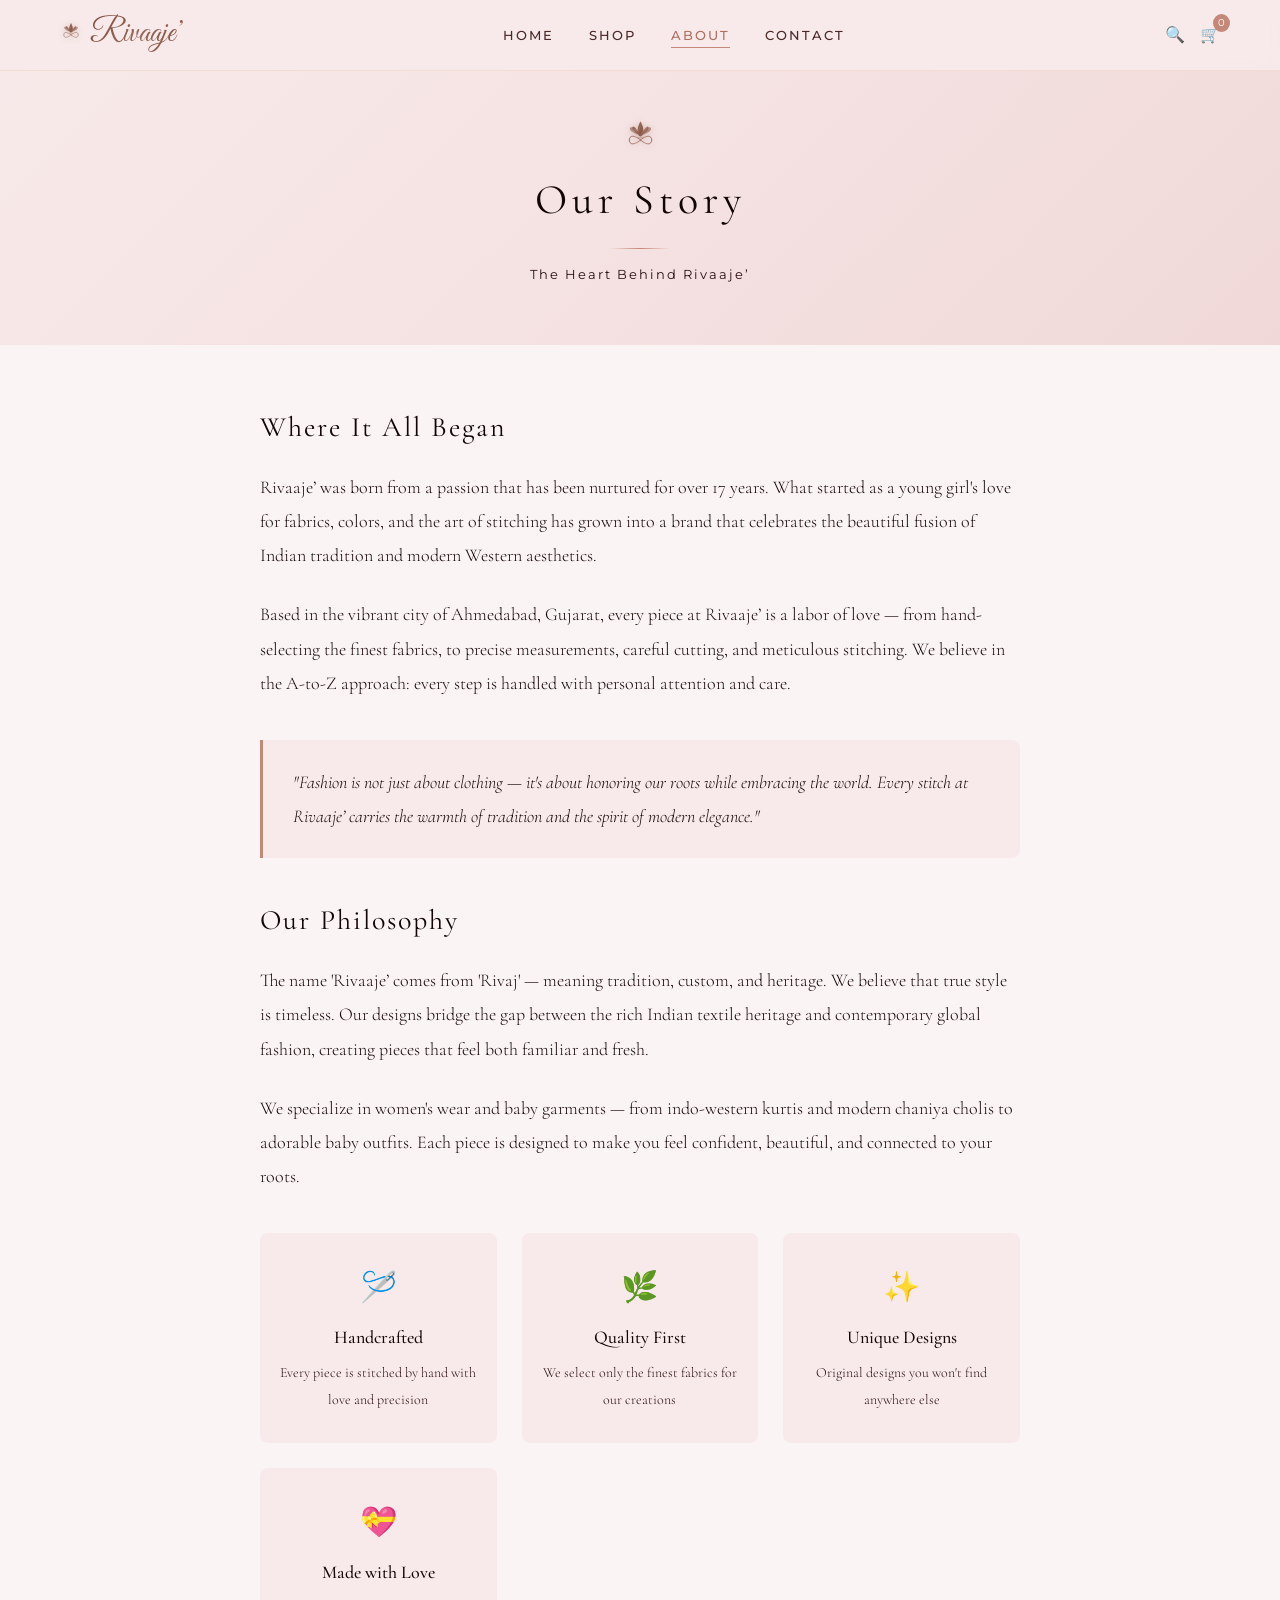
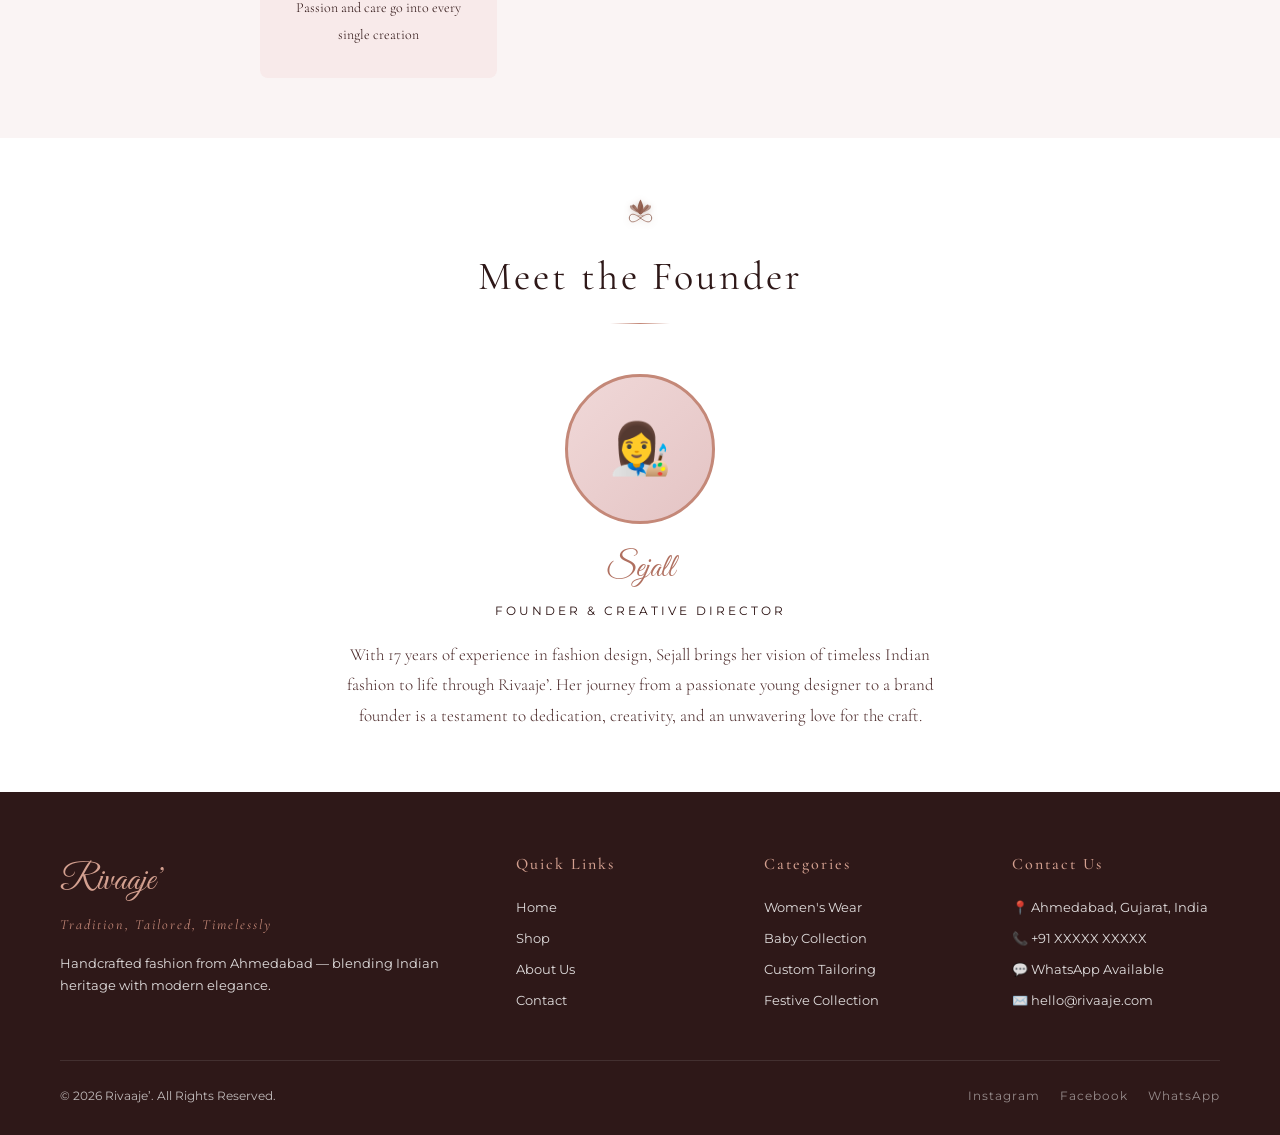
<file: pages/about.html>
<!DOCTYPE html>
<html lang="en">
<head>
<meta charset="UTF-8">
<meta name="viewport" content="width=device-width, initial-scale=1.0">
<title>About — Rivaaje&#x2019;</title>
<link rel="preconnect" href="https://fonts.googleapis.com">
<link href="https://fonts.googleapis.com/css2?family=Great+Vibes&family=Cormorant+Garamond:ital,wght@0,300;0,400;0,500;0,600;0,700;1,300;1,400&family=Montserrat:wght@300;400;500;600&display=swap" rel="stylesheet">
<link rel="stylesheet" href="../css/style.css">
<style>
  .page-header {
    padding: 120px 0 60px;
    text-align: center;
    background: linear-gradient(135deg, var(--blush-lighter), var(--blush-light), var(--blush-pink));
  }
  .page-header h1 {
    font-family: var(--font-serif);
    font-size: 42px;
    font-weight: 400;
    color: var(--text-dark);
    letter-spacing: 5px;
  }
  .about-content {
    max-width: 800px;
    margin: 0 auto;
    padding: 60px 20px;
  }
  .about-content h3 {
    font-family: var(--font-serif);
    font-size: 28px;
    font-weight: 400;
    color: var(--text-dark);
    margin-bottom: 20px;
    letter-spacing: 2px;
  }
  .about-content p {
    font-family: var(--font-serif);
    font-size: 18px;
    font-weight: 300;
    line-height: 1.9;
    color: var(--text-medium);
    margin-bottom: 25px;
  }
  .about-highlight {
    background: var(--blush-lighter);
    border-left: 3px solid var(--rose-gold);
    padding: 25px 30px;
    margin: 40px 0;
    border-radius: 0 8px 8px 0;
  }
  .about-highlight p {
    font-style: italic;
    margin-bottom: 0;
  }
  .values-grid {
    display: grid;
    grid-template-columns: repeat(auto-fit, minmax(220px, 1fr));
    gap: 25px;
    margin-top: 40px;
  }
  .value-card {
    text-align: center;
    padding: 30px 20px;
    background: var(--blush-lighter);
    border-radius: 8px;
  }
  .value-icon {
    font-size: 30px;
    margin-bottom: 12px;
  }
  .value-card h4 {
    font-family: var(--font-serif);
    font-size: 18px;
    font-weight: 500;
    color: var(--text-dark);
    margin-bottom: 8px;
  }
  .value-card p {
    font-size: 14px;
    margin-bottom: 0;
  }
  .founder-section {
    text-align: center;
    padding: 60px 0;
    background: var(--white);
  }
  .founder-img {
    width: 150px;
    height: 150px;
    border-radius: 50%;
    background: linear-gradient(135deg, var(--blush-pink), var(--blush-dark));
    display: flex;
    align-items: center;
    justify-content: center;
    font-size: 50px;
    margin: 0 auto 20px;
    border: 3px solid var(--rose-gold);
  }
  .founder-name {
    font-family: var(--font-script);
    font-size: 32px;
    color: var(--rose-gold-dark);
  }
  .founder-title {
    font-family: var(--font-sans);
    font-size: 12px;
    letter-spacing: 3px;
    text-transform: uppercase;
    color: var(--text-light);
    margin-top: 5px;
  }
  /* Darker text for readability */
  .page-header h1 { color: #120505; }
  .about-content h3 { color: #120505; }
  .about-content p { color: #1a0a0a; }
  .about-highlight p { color: #1a0a0a; }
  .value-card h4 { color: #120505; }
  .value-card p { color: #2a1010; }
  .section-subtitle { color: #2a1010; }
  .founder-title { color: #2a1010; }
  .footer-desc, .footer-col ul li { color: rgba(255,255,255,0.85); }
  .footer-col ul li a { color: rgba(255,255,255,0.85); }
</style>
</head>
<body>

<!-- Navigation -->
<nav class="navbar" id="navbar">
  <div class="nav-container">
    <a href="../index.html" class="logo">
      <span class="logo-lotus-wrap"><span class="mini-lotus"></span><span class="mini-infinity"></span></span>
      <span class="logo-text">Rivaaje&#x2019;</span>
    </a>
    <button class="nav-toggle" id="navToggle" aria-label="Toggle menu">
      <span></span><span></span><span></span>
    </button>
    <ul class="nav-links" id="navLinks">
      <li><a href="../index.html">Home</a></li>
      <li><a href="shop.html">Shop</a></li>
      <li><a href="about.html" class="active">About</a></li>
      <li><a href="contact.html">Contact</a></li>
    </ul>
    <div class="nav-icons">
      <a href="#" class="icon-link" title="Search">🔍</a>
      <a href="#" class="icon-link" title="Cart">🛒 <span class="cart-count">0</span></a>
    </div>
  </div>
</nav>

<!-- Page Header -->
<section class="page-header">
  <div class="section-lotus-svg"><span class="sec-lotus"></span><span class="sec-infinity"></span></div>
  <h1>Our Story</h1>
  <div class="divider"></div>
  <p class="section-subtitle">The Heart Behind Rivaaje&#x2019;</p>
</section>

<!-- About Content -->
<div class="about-content">
  <h3>Where It All Began</h3>
  <p>
    Rivaaje&#x2019; was born from a passion that has been nurtured for over 17 years. What started as a young
    girl's love for fabrics, colors, and the art of stitching has grown into a brand that celebrates the
    beautiful fusion of Indian tradition and modern Western aesthetics.
  </p>
  <p>
    Based in the vibrant city of Ahmedabad, Gujarat, every piece at Rivaaje&#x2019; is a labor of love —
    from hand-selecting the finest fabrics, to precise measurements, careful cutting, and meticulous
    stitching. We believe in the A-to-Z approach: every step is handled with personal attention and care.
  </p>

  <div class="about-highlight">
    <p>
      "Fashion is not just about clothing — it's about honoring our roots while embracing the world.
      Every stitch at Rivaaje&#x2019; carries the warmth of tradition and the spirit of modern elegance."
    </p>
  </div>

  <h3>Our Philosophy</h3>
  <p>
    The name 'Rivaaje&#x2019; comes from 'Rivaj' — meaning tradition, custom, and heritage. We believe that
    true style is timeless. Our designs bridge the gap between the rich Indian textile heritage and
    contemporary global fashion, creating pieces that feel both familiar and fresh.
  </p>
  <p>
    We specialize in women's wear and baby garments — from indo-western kurtis and modern chaniya
    cholis to adorable baby outfits. Each piece is designed to make you feel confident, beautiful,
    and connected to your roots.
  </p>

  <div class="values-grid">
    <div class="value-card">
      <div class="value-icon">🪡</div>
      <h4>Handcrafted</h4>
      <p>Every piece is stitched by hand with love and precision</p>
    </div>
    <div class="value-card">
      <div class="value-icon">🌿</div>
      <h4>Quality First</h4>
      <p>We select only the finest fabrics for our creations</p>
    </div>
    <div class="value-card">
      <div class="value-icon">✨</div>
      <h4>Unique Designs</h4>
      <p>Original designs you won't find anywhere else</p>
    </div>
    <div class="value-card">
      <div class="value-icon">💝</div>
      <h4>Made with Love</h4>
      <p>Passion and care go into every single creation</p>
    </div>
  </div>
</div>

<!-- Founder Section -->
<section class="founder-section">
  <div class="container">
    <div class="section-header">
      <div class="section-lotus-svg"><span class="sec-lotus"></span><span class="sec-infinity"></span></div>
      <h2>Meet the Founder</h2>
      <div class="divider"></div>
    </div>
    <div class="founder-img">👩‍🎨</div>
    <p class="founder-name">Sejall</p>
    <p class="founder-title">Founder & Creative Director</p>
    <div style="max-width:600px; margin:20px auto 0;">
      <p style="font-family: var(--font-serif); font-size:17px; color:var(--text-medium); line-height:1.8; font-weight:300;">
        With 17 years of experience in fashion design, Sejall brings her vision of timeless Indian
        fashion to life through Rivaaje&#x2019;. Her journey from a passionate young designer to a brand
        founder is a testament to dedication, creativity, and an unwavering love for the craft.
      </p>
    </div>
  </div>
</section>

<!-- Footer -->
<footer class="footer">
  <div class="container">
    <div class="footer-grid">
      <div class="footer-col">
        <h3 class="footer-logo">Rivaaje&#x2019;</h3>
        <p class="footer-tagline">Tradition, Tailored, Timelessly</p>
        <p class="footer-desc">Handcrafted fashion from Ahmedabad — blending Indian heritage with modern elegance.</p>
      </div>
      <div class="footer-col">
        <h4>Quick Links</h4>
        <ul>
          <li><a href="../index.html">Home</a></li>
          <li><a href="shop.html">Shop</a></li>
          <li><a href="about.html">About Us</a></li>
          <li><a href="contact.html">Contact</a></li>
        </ul>
      </div>
      <div class="footer-col">
        <h4>Categories</h4>
        <ul>
          <li><a href="shop.html">Women's Wear</a></li>
          <li><a href="shop.html">Baby Collection</a></li>
          <li><a href="shop.html">Custom Tailoring</a></li>
          <li><a href="shop.html">Festive Collection</a></li>
        </ul>
      </div>
      <div class="footer-col">
        <h4>Contact Us</h4>
        <ul>
          <li>📍 Ahmedabad, Gujarat, India</li>
          <li>📞 +91 XXXXX XXXXX</li>
          <li>💬 WhatsApp Available</li>
          <li>✉️ hello@rivaaje.com</li>
        </ul>
      </div>
    </div>
    <div class="footer-bottom">
      <p>© 2026 Rivaaje&#x2019;. All Rights Reserved.</p>
      <div class="social-links">
        <a href="#">Instagram</a>
        <a href="#">Facebook</a>
        <a href="#">WhatsApp</a>
      </div>
    </div>
  </div>
</footer>

<script src="../js/brand-elements.js"></script>
<script src="../js/main.js"></script>
</body>
</html>
</file>
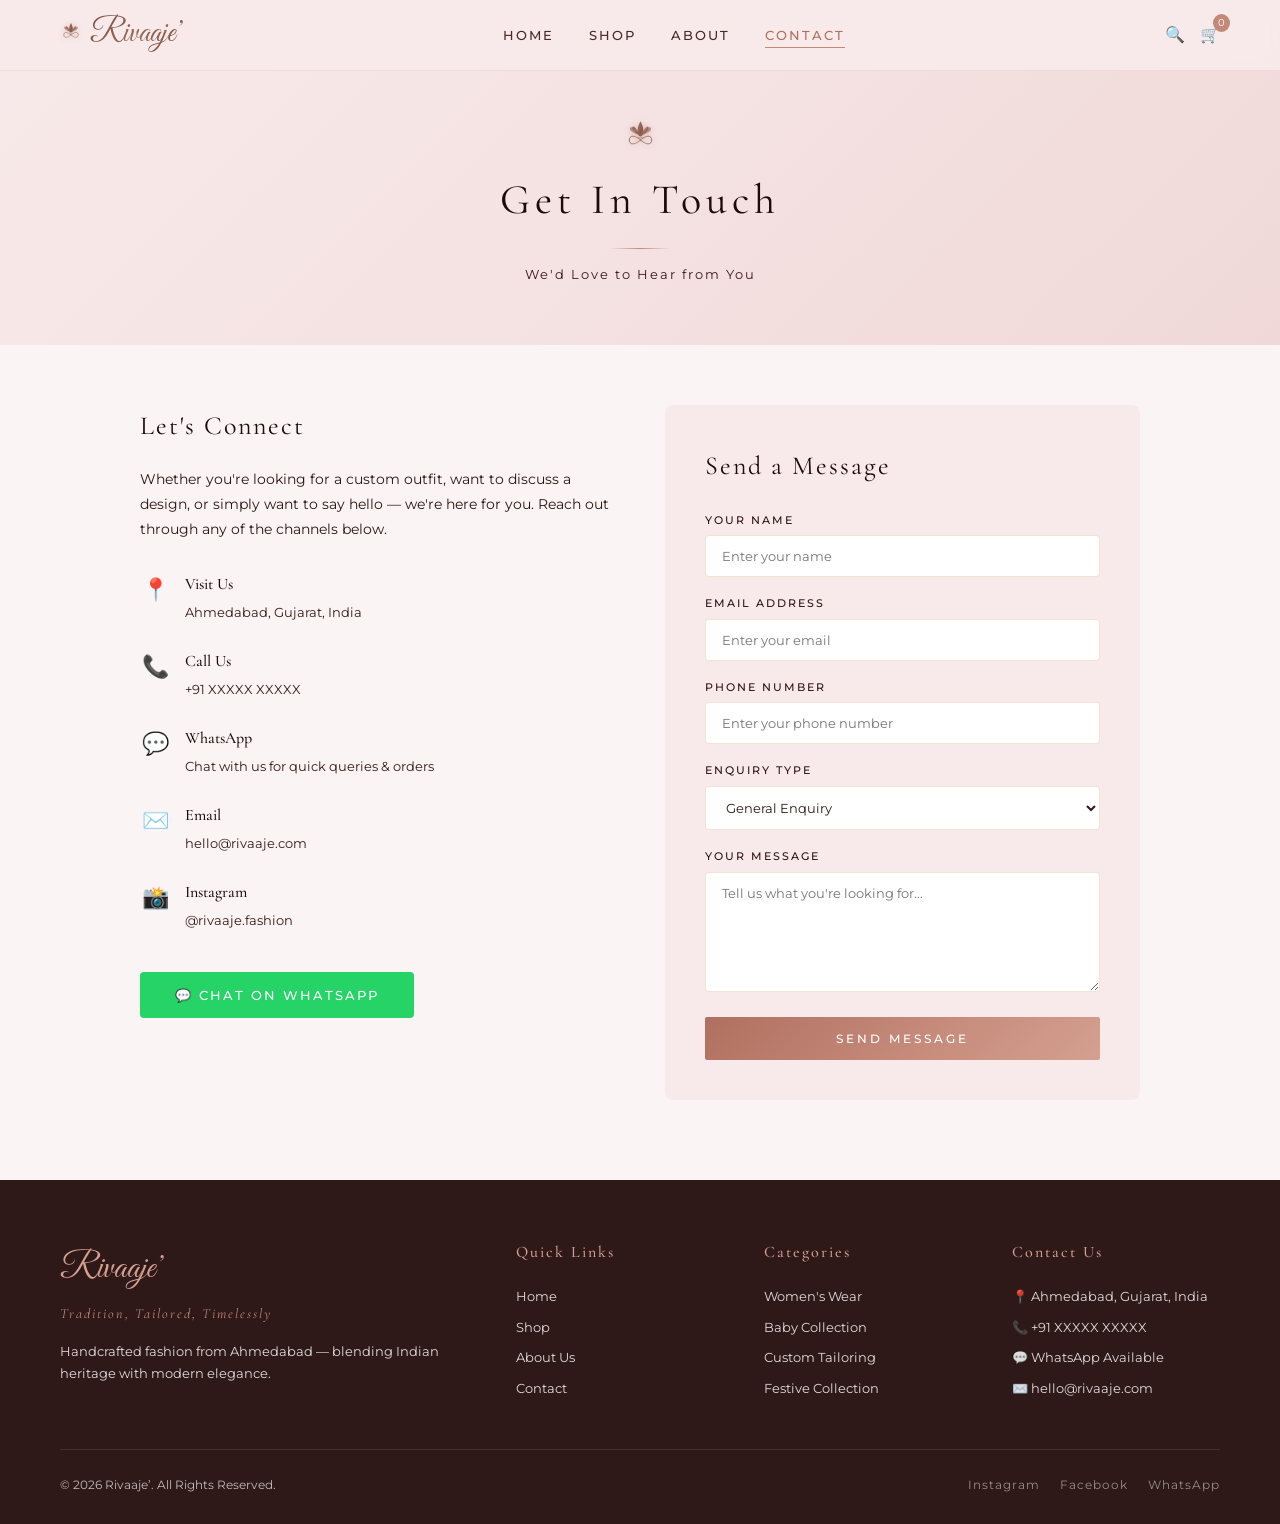
<file: pages/contact.html>
<!DOCTYPE html>
<html lang="en">
<head>
<meta charset="UTF-8">
<meta name="viewport" content="width=device-width, initial-scale=1.0">
<title>Contact — Rivaaje&#x2019;</title>
<link rel="preconnect" href="https://fonts.googleapis.com">
<link href="https://fonts.googleapis.com/css2?family=Great+Vibes&family=Cormorant+Garamond:ital,wght@0,300;0,400;0,500;0,600;0,700;1,300;1,400&family=Montserrat:wght@300;400;500;600&display=swap" rel="stylesheet">
<link rel="stylesheet" href="../css/style.css">
<style>
  .page-header {
    padding: 120px 0 60px;
    text-align: center;
    background: linear-gradient(135deg, var(--blush-lighter), var(--blush-light), var(--blush-pink));
  }
  .page-header h1 {
    font-family: var(--font-serif);
    font-size: 42px;
    font-weight: 400;
    color: var(--text-dark);
    letter-spacing: 5px;
  }
  .contact-section {
    padding: 60px 0 80px;
  }
  .contact-grid {
    display: grid;
    grid-template-columns: 1fr 1fr;
    gap: 50px;
    max-width: 1000px;
    margin: 0 auto;
  }
  .contact-info h3 {
    font-family: var(--font-serif);
    font-size: 26px;
    font-weight: 400;
    color: var(--text-dark);
    margin-bottom: 20px;
    letter-spacing: 2px;
  }
  .contact-info p {
    font-size: 14px;
    color: var(--text-medium);
    line-height: 1.8;
    margin-bottom: 30px;
  }
  .contact-item {
    display: flex;
    align-items: flex-start;
    gap: 15px;
    margin-bottom: 25px;
  }
  .contact-icon {
    font-size: 22px;
    min-width: 30px;
    text-align: center;
  }
  .contact-detail h4 {
    font-family: var(--font-serif);
    font-size: 16px;
    font-weight: 500;
    color: var(--text-dark);
    margin-bottom: 3px;
  }
  .contact-detail p {
    font-size: 13px;
    color: var(--text-light);
    margin-bottom: 0;
  }
  .contact-form {
    background: var(--blush-lighter);
    padding: 40px;
    border-radius: 8px;
  }
  .contact-form h3 {
    font-family: var(--font-serif);
    font-size: 26px;
    font-weight: 400;
    color: var(--text-dark);
    margin-bottom: 25px;
    letter-spacing: 2px;
  }
  .form-group {
    margin-bottom: 18px;
  }
  .form-group label {
    display: block;
    font-size: 11px;
    font-weight: 500;
    letter-spacing: 2px;
    text-transform: uppercase;
    color: var(--text-medium);
    margin-bottom: 6px;
  }
  .form-group input,
  .form-group textarea,
  .form-group select {
    width: 100%;
    padding: 12px 16px;
    border: 1.5px solid rgba(212, 165, 116, 0.3);
    border-radius: 4px;
    background: var(--white);
    font-family: var(--font-sans);
    font-size: 13px;
    color: var(--text-dark);
    outline: none;
    transition: border-color 0.3s ease;
  }
  .form-group input:focus,
  .form-group textarea:focus,
  .form-group select:focus {
    border-color: var(--rose-gold);
  }
  .form-group textarea {
    height: 120px;
    resize: vertical;
  }
  .whatsapp-btn {
    display: inline-flex;
    align-items: center;
    gap: 10px;
    padding: 15px 35px;
    background: #25D366;
    color: white;
    font-family: var(--font-sans);
    font-size: 13px;
    font-weight: 500;
    letter-spacing: 2px;
    text-transform: uppercase;
    border: none;
    border-radius: 4px;
    cursor: pointer;
    transition: all 0.3s ease;
    margin-top: 15px;
  }
  .whatsapp-btn:hover {
    background: #128C7E;
    transform: translateY(-2px);
    box-shadow: 0 5px 15px rgba(37, 211, 102, 0.3);
  }
  @media (max-width: 768px) {
    .contact-grid {
      grid-template-columns: 1fr;
      gap: 30px;
    }
    .contact-form {
      padding: 25px;
    }
  }
  /* Darker text for readability */
  .page-header h1 { color: #1e0a0a; }
  .contact-info h3 { color: #1e0a0a; }
  .contact-info p { color: #2e1414; }
  .contact-detail h4 { color: #1e0a0a; }
  .contact-detail p { color: #3a1818; }
  .contact-form h3 { color: #1e0a0a; }
  .form-group label { color: #2e1414; }
  .section-subtitle { color: #3a1818; }
  .footer-desc, .footer-col ul li { color: rgba(255,255,255,0.85); }
  .footer-col ul li a { color: rgba(255,255,255,0.85); }
</style>
</head>
<body>

<!-- Navigation -->
<nav class="navbar" id="navbar">
  <div class="nav-container">
    <a href="../index.html" class="logo">
      <span class="logo-lotus-wrap"><span class="mini-lotus"></span><span class="mini-infinity"></span></span>
      <span class="logo-text">Rivaaje&#x2019;</span>
    </a>
    <button class="nav-toggle" id="navToggle" aria-label="Toggle menu">
      <span></span><span></span><span></span>
    </button>
    <ul class="nav-links" id="navLinks">
      <li><a href="../index.html">Home</a></li>
      <li><a href="shop.html">Shop</a></li>
      <li><a href="about.html">About</a></li>
      <li><a href="contact.html" class="active">Contact</a></li>
    </ul>
    <div class="nav-icons">
      <a href="#" class="icon-link" title="Search">🔍</a>
      <a href="#" class="icon-link" title="Cart">🛒 <span class="cart-count">0</span></a>
    </div>
  </div>
</nav>

<!-- Page Header -->
<section class="page-header">
  <div class="section-lotus-svg"><span class="sec-lotus"></span><span class="sec-infinity"></span></div>
  <h1>Get In Touch</h1>
  <div class="divider"></div>
  <p class="section-subtitle">We'd Love to Hear from You</p>
</section>

<!-- Contact Section -->
<section class="contact-section">
  <div class="container">
    <div class="contact-grid">
      <!-- Contact Info -->
      <div class="contact-info">
        <h3>Let's Connect</h3>
        <p>
          Whether you're looking for a custom outfit, want to discuss a design, or simply want to say hello
          — we're here for you. Reach out through any of the channels below.
        </p>

        <div class="contact-item">
          <span class="contact-icon">📍</span>
          <div class="contact-detail">
            <h4>Visit Us</h4>
            <p>Ahmedabad, Gujarat, India</p>
          </div>
        </div>

        <div class="contact-item">
          <span class="contact-icon">📞</span>
          <div class="contact-detail">
            <h4>Call Us</h4>
            <p>+91 XXXXX XXXXX</p>
          </div>
        </div>

        <div class="contact-item">
          <span class="contact-icon">💬</span>
          <div class="contact-detail">
            <h4>WhatsApp</h4>
            <p>Chat with us for quick queries & orders</p>
          </div>
        </div>

        <div class="contact-item">
          <span class="contact-icon">✉️</span>
          <div class="contact-detail">
            <h4>Email</h4>
            <p>hello@rivaaje.com</p>
          </div>
        </div>

        <div class="contact-item">
          <span class="contact-icon">📸</span>
          <div class="contact-detail">
            <h4>Instagram</h4>
            <p>@rivaaje.fashion</p>
          </div>
        </div>

        <button class="whatsapp-btn" onclick="alert('WhatsApp link will be added with your number')">
          💬 Chat on WhatsApp
        </button>
      </div>

      <!-- Contact Form -->
      <div class="contact-form">
        <h3>Send a Message</h3>
        <form onsubmit="event.preventDefault(); alert('Thank you! We will get back to you soon.');">
          <div class="form-group">
            <label>Your Name</label>
            <input type="text" placeholder="Enter your name" required>
          </div>
          <div class="form-group">
            <label>Email Address</label>
            <input type="email" placeholder="Enter your email" required>
          </div>
          <div class="form-group">
            <label>Phone Number</label>
            <input type="tel" placeholder="Enter your phone number">
          </div>
          <div class="form-group">
            <label>Enquiry Type</label>
            <select>
              <option>General Enquiry</option>
              <option>Custom Order</option>
              <option>Bulk Order</option>
              <option>Collaboration</option>
              <option>Feedback</option>
            </select>
          </div>
          <div class="form-group">
            <label>Your Message</label>
            <textarea placeholder="Tell us what you're looking for..."></textarea>
          </div>
          <button type="submit" class="btn btn-primary" style="width:100%;">Send Message</button>
        </form>
      </div>
    </div>
  </div>
</section>

<!-- Footer -->
<footer class="footer">
  <div class="container">
    <div class="footer-grid">
      <div class="footer-col">
        <h3 class="footer-logo">Rivaaje&#x2019;</h3>
        <p class="footer-tagline">Tradition, Tailored, Timelessly</p>
        <p class="footer-desc">Handcrafted fashion from Ahmedabad — blending Indian heritage with modern elegance.</p>
      </div>
      <div class="footer-col">
        <h4>Quick Links</h4>
        <ul>
          <li><a href="../index.html">Home</a></li>
          <li><a href="shop.html">Shop</a></li>
          <li><a href="about.html">About Us</a></li>
          <li><a href="contact.html">Contact</a></li>
        </ul>
      </div>
      <div class="footer-col">
        <h4>Categories</h4>
        <ul>
          <li><a href="shop.html">Women's Wear</a></li>
          <li><a href="shop.html">Baby Collection</a></li>
          <li><a href="shop.html">Custom Tailoring</a></li>
          <li><a href="shop.html">Festive Collection</a></li>
        </ul>
      </div>
      <div class="footer-col">
        <h4>Contact Us</h4>
        <ul>
          <li>📍 Ahmedabad, Gujarat, India</li>
          <li>📞 +91 XXXXX XXXXX</li>
          <li>💬 WhatsApp Available</li>
          <li>✉️ hello@rivaaje.com</li>
        </ul>
      </div>
    </div>
    <div class="footer-bottom">
      <p>© 2026 Rivaaje&#x2019;. All Rights Reserved.</p>
      <div class="social-links">
        <a href="#">Instagram</a>
        <a href="#">Facebook</a>
        <a href="#">WhatsApp</a>
      </div>
    </div>
  </div>
</footer>

<script src="../js/brand-elements.js"></script>
<script src="../js/main.js"></script>
</body>
</html>
</file>
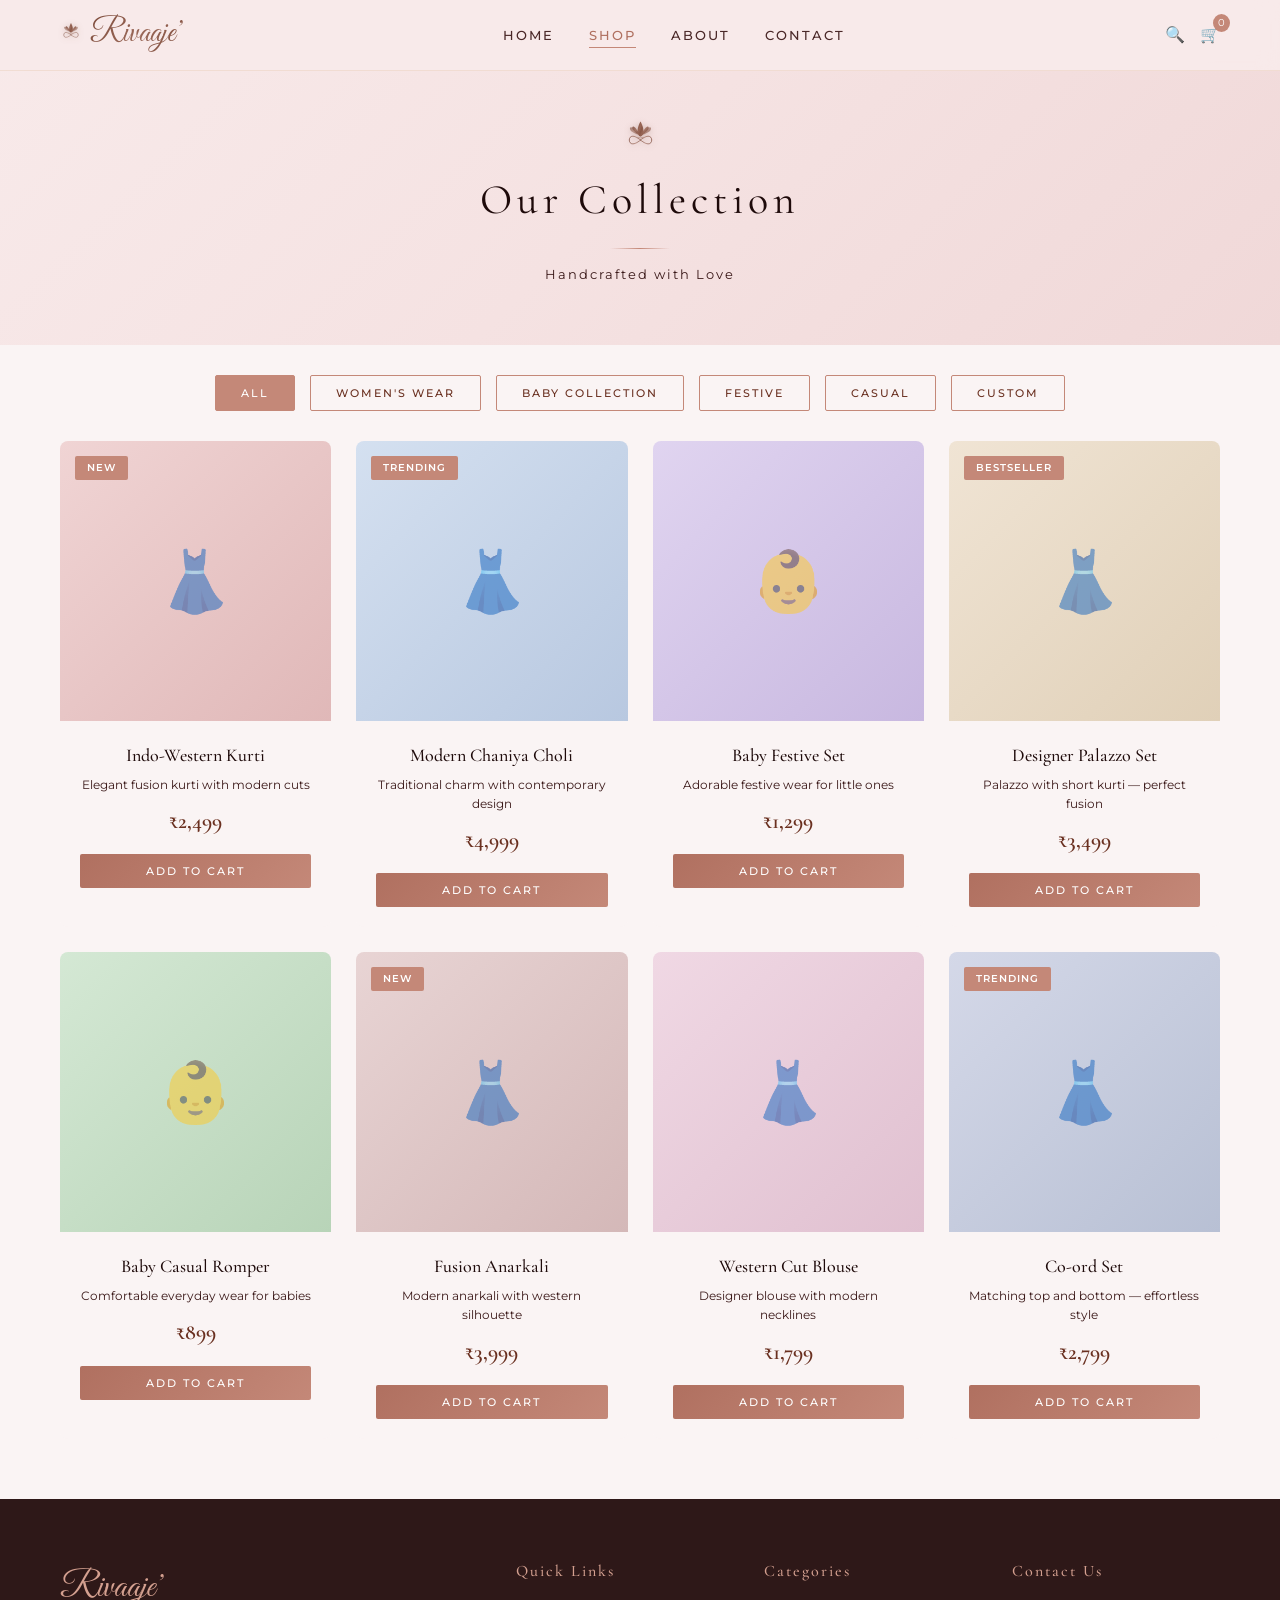
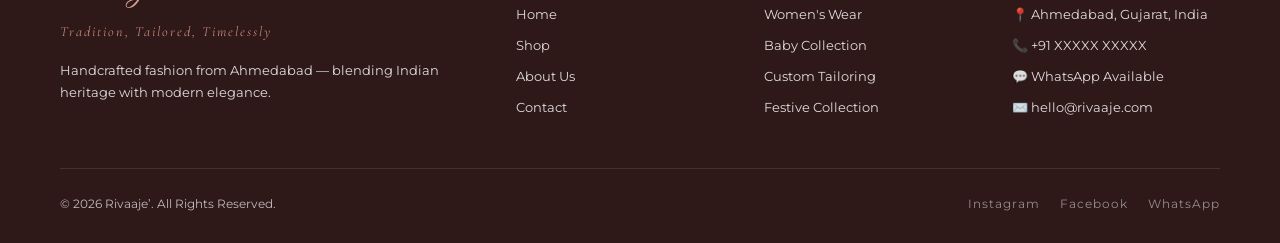
<file: pages/shop.html>
<!DOCTYPE html>
<html lang="en">
<head>
<meta charset="UTF-8">
<meta name="viewport" content="width=device-width, initial-scale=1.0">
<title>Shop — Rivaaje&#x2019;</title>
<link rel="preconnect" href="https://fonts.googleapis.com">
<link href="https://fonts.googleapis.com/css2?family=Great+Vibes&family=Cormorant+Garamond:ital,wght@0,300;0,400;0,500;0,600;0,700;1,300;1,400&family=Montserrat:wght@300;400;500;600&display=swap" rel="stylesheet">
<link rel="stylesheet" href="../css/style.css">
<style>
  .page-header {
    padding: 120px 0 60px;
    text-align: center;
    background: linear-gradient(135deg, var(--blush-lighter), var(--blush-light), var(--blush-pink));
  }
  .page-header h1 {
    font-family: var(--font-serif);
    font-size: 42px;
    font-weight: 400;
    color: var(--text-dark);
    letter-spacing: 5px;
  }
  .filter-bar {
    display: flex;
    justify-content: center;
    gap: 15px;
    flex-wrap: wrap;
    padding: 30px 0;
  }
  .filter-btn {
    padding: 10px 25px;
    font-family: var(--font-sans);
    font-size: 11px;
    font-weight: 500;
    letter-spacing: 2px;
    text-transform: uppercase;
    border: 1.5px solid var(--rose-gold);
    background: transparent;
    color: var(--rose-gold-dark);
    border-radius: 2px;
    cursor: pointer;
    transition: all 0.3s ease;
  }
  .filter-btn:hover, .filter-btn.active {
    background: var(--rose-gold);
    color: white;
  }
  .shop-grid {
    display: grid;
    grid-template-columns: repeat(auto-fit, minmax(260px, 1fr));
    gap: 25px;
    padding-bottom: 60px;
  }
  /* Darker text for readability */
  .product-info h4 { color: #1e0a0a; }
  .product-desc { color: #3a1818; }
  .product-price { color: #6a3020; }
  .section-subtitle { color: #3a1818; }
  .filter-btn { color: #6a3020; }
  .page-header h1 { color: #1e0a0a; }
  .footer-desc, .footer-col ul li { color: rgba(255,255,255,0.85); }
  .footer-col ul li a { color: rgba(255,255,255,0.85); }
</style>
</head>
<body>

<!-- Navigation -->
<nav class="navbar" id="navbar">
  <div class="nav-container">
    <a href="../index.html" class="logo">
      <span class="logo-lotus-wrap"><span class="mini-lotus"></span><span class="mini-infinity"></span></span>
      <span class="logo-text">Rivaaje&#x2019;</span>
    </a>
    <button class="nav-toggle" id="navToggle" aria-label="Toggle menu">
      <span></span><span></span><span></span>
    </button>
    <ul class="nav-links" id="navLinks">
      <li><a href="../index.html">Home</a></li>
      <li><a href="shop.html" class="active">Shop</a></li>
      <li><a href="about.html">About</a></li>
      <li><a href="contact.html">Contact</a></li>
    </ul>
    <div class="nav-icons">
      <a href="#" class="icon-link" title="Search">🔍</a>
      <a href="#" class="icon-link" title="Cart">🛒 <span class="cart-count">0</span></a>
    </div>
  </div>
</nav>

<!-- Page Header -->
<section class="page-header">
  <div class="section-lotus-svg"><span class="sec-lotus"></span><span class="sec-infinity"></span></div>
  <h1>Our Collection</h1>
  <div class="divider"></div>
  <p class="section-subtitle">Handcrafted with Love</p>
</section>

<!-- Filter Bar -->
<section class="container">
  <div class="filter-bar">
    <button class="filter-btn active">All</button>
    <button class="filter-btn">Women's Wear</button>
    <button class="filter-btn">Baby Collection</button>
    <button class="filter-btn">Festive</button>
    <button class="filter-btn">Casual</button>
    <button class="filter-btn">Custom</button>
  </div>
</section>

<!-- Products -->
<section class="container">
  <div class="shop-grid">
    <div class="product-card">
      <div class="product-img" style="background: linear-gradient(135deg, #f0d4d4, #e0b8b8);">
        <span class="product-badge">New</span>
        <div class="product-placeholder">👗</div>
      </div>
      <div class="product-info">
        <h4>Indo-Western Kurti</h4>
        <p class="product-desc">Elegant fusion kurti with modern cuts</p>
        <p class="product-price">₹2,499</p>
        <button class="btn btn-small btn-cart">Add to Cart</button>
      </div>
    </div>
    <div class="product-card">
      <div class="product-img" style="background: linear-gradient(135deg, #d4e0f0, #b8c8e0);">
        <span class="product-badge">Trending</span>
        <div class="product-placeholder">👗</div>
      </div>
      <div class="product-info">
        <h4>Modern Chaniya Choli</h4>
        <p class="product-desc">Traditional charm with contemporary design</p>
        <p class="product-price">₹4,999</p>
        <button class="btn btn-small btn-cart">Add to Cart</button>
      </div>
    </div>
    <div class="product-card">
      <div class="product-img" style="background: linear-gradient(135deg, #e0d4f0, #c8b8e0);">
        <div class="product-placeholder">👶</div>
      </div>
      <div class="product-info">
        <h4>Baby Festive Set</h4>
        <p class="product-desc">Adorable festive wear for little ones</p>
        <p class="product-price">₹1,299</p>
        <button class="btn btn-small btn-cart">Add to Cart</button>
      </div>
    </div>
    <div class="product-card">
      <div class="product-img" style="background: linear-gradient(135deg, #f0e4d4, #e0d0b8);">
        <span class="product-badge">Bestseller</span>
        <div class="product-placeholder">👗</div>
      </div>
      <div class="product-info">
        <h4>Designer Palazzo Set</h4>
        <p class="product-desc">Palazzo with short kurti — perfect fusion</p>
        <p class="product-price">₹3,499</p>
        <button class="btn btn-small btn-cart">Add to Cart</button>
      </div>
    </div>
    <div class="product-card">
      <div class="product-img" style="background: linear-gradient(135deg, #d4e8d4, #b8d4b8);">
        <div class="product-placeholder">👶</div>
      </div>
      <div class="product-info">
        <h4>Baby Casual Romper</h4>
        <p class="product-desc">Comfortable everyday wear for babies</p>
        <p class="product-price">₹899</p>
        <button class="btn btn-small btn-cart">Add to Cart</button>
      </div>
    </div>
    <div class="product-card">
      <div class="product-img" style="background: linear-gradient(135deg, #e8d4d4, #d4b8b8);">
        <span class="product-badge">New</span>
        <div class="product-placeholder">👗</div>
      </div>
      <div class="product-info">
        <h4>Fusion Anarkali</h4>
        <p class="product-desc">Modern anarkali with western silhouette</p>
        <p class="product-price">₹3,999</p>
        <button class="btn btn-small btn-cart">Add to Cart</button>
      </div>
    </div>
    <div class="product-card">
      <div class="product-img" style="background: linear-gradient(135deg, #f0d8e4, #e0c0d0);">
        <div class="product-placeholder">👗</div>
      </div>
      <div class="product-info">
        <h4>Western Cut Blouse</h4>
        <p class="product-desc">Designer blouse with modern necklines</p>
        <p class="product-price">₹1,799</p>
        <button class="btn btn-small btn-cart">Add to Cart</button>
      </div>
    </div>
    <div class="product-card">
      <div class="product-img" style="background: linear-gradient(135deg, #d4d8e8, #b8c0d4);">
        <span class="product-badge">Trending</span>
        <div class="product-placeholder">👗</div>
      </div>
      <div class="product-info">
        <h4>Co-ord Set</h4>
        <p class="product-desc">Matching top and bottom — effortless style</p>
        <p class="product-price">₹2,799</p>
        <button class="btn btn-small btn-cart">Add to Cart</button>
      </div>
    </div>
  </div>
</section>

<!-- Footer -->
<footer class="footer">
  <div class="container">
    <div class="footer-grid">
      <div class="footer-col">
        <h3 class="footer-logo">Rivaaje&#x2019;</h3>
        <p class="footer-tagline">Tradition, Tailored, Timelessly</p>
        <p class="footer-desc">Handcrafted fashion from Ahmedabad — blending Indian heritage with modern elegance.</p>
      </div>
      <div class="footer-col">
        <h4>Quick Links</h4>
        <ul>
          <li><a href="../index.html">Home</a></li>
          <li><a href="shop.html">Shop</a></li>
          <li><a href="about.html">About Us</a></li>
          <li><a href="contact.html">Contact</a></li>
        </ul>
      </div>
      <div class="footer-col">
        <h4>Categories</h4>
        <ul>
          <li><a href="shop.html">Women's Wear</a></li>
          <li><a href="shop.html">Baby Collection</a></li>
          <li><a href="shop.html">Custom Tailoring</a></li>
          <li><a href="shop.html">Festive Collection</a></li>
        </ul>
      </div>
      <div class="footer-col">
        <h4>Contact Us</h4>
        <ul>
          <li>📍 Ahmedabad, Gujarat, India</li>
          <li>📞 +91 XXXXX XXXXX</li>
          <li>💬 WhatsApp Available</li>
          <li>✉️ hello@rivaaje.com</li>
        </ul>
      </div>
    </div>
    <div class="footer-bottom">
      <p>© 2026 Rivaaje&#x2019;. All Rights Reserved.</p>
      <div class="social-links">
        <a href="#">Instagram</a>
        <a href="#">Facebook</a>
        <a href="#">WhatsApp</a>
      </div>
    </div>
  </div>
</footer>

<script src="../js/brand-elements.js"></script>
<script src="../js/main.js"></script>
</body>
</html>
</file>
<file: css/style.css>
/* ==========================================
   RIVAAJE' — STYLE SHEET
   Theme: Blush Pink + Rose Gold
   ========================================== */

/* === CSS Variables === */
:root {
  --blush-pink: #f0d8d8;
  --blush-light: #f5e2e2;
  --blush-lighter: #f8eaea;
  --blush-mid: #ecd0d0;
  --blush-dark: #e4c4c4;
  --blush-accent: #e8c8c8;
  --rose-gold: #c48878;
  --rose-gold-light: #d4a090;
  --rose-gold-dark: #b07060;
  --text-dark: #2e1818;
  --text-medium: #4a2828;
  --text-light: #6a4040;
  --white: #ffffff;
  --off-white: #faf4f4;
  --font-script: 'Great Vibes', cursive;
  --font-serif: 'Cormorant Garamond', serif;
  --font-sans: 'Montserrat', sans-serif;
}

/* === Reset === */
* {
  margin: 0;
  padding: 0;
  box-sizing: border-box;
}

html {
  scroll-behavior: smooth;
}

body {
  font-family: var(--font-sans);
  color: var(--text-dark);
  background: var(--off-white);
  line-height: 1.6;
  overflow-x: hidden;
}

a {
  text-decoration: none;
  color: inherit;
  transition: all 0.3s ease;
}

ul { list-style: none; }

.container {
  max-width: 1200px;
  margin: 0 auto;
  padding: 0 20px;
}

/* === NAVBAR === */
.navbar {
  position: fixed;
  top: 0;
  left: 0;
  right: 0;
  z-index: 1000;
  background: rgba(248, 234, 234, 0.95);
  backdrop-filter: blur(10px);
  border-bottom: 1px solid rgba(212, 165, 116, 0.2);
  transition: all 0.3s ease;
}

.navbar.scrolled {
  box-shadow: 0 2px 20px rgba(0,0,0,0.08);
}

.nav-container {
  max-width: 1200px;
  margin: 0 auto;
  padding: 0 20px;
  display: flex;
  align-items: center;
  justify-content: space-between;
  height: 70px;
}

.logo {
  display: flex;
  align-items: center;
  gap: 8px;
}

.logo-icon {
  color: var(--rose-gold);
  font-size: 20px;
}

.logo-text {
  font-family: var(--font-script);
  font-size: 32px;
  background: linear-gradient(135deg, #7a4838, #8a5848, #9a6858, #8a5848, #7a4838);
  -webkit-background-clip: text;
  -webkit-text-fill-color: transparent;
  background-clip: text;
}

.nav-links {
  display: flex;
  gap: 35px;
}

.nav-links a {
  font-family: var(--font-sans);
  font-size: 13px;
  font-weight: 500;
  letter-spacing: 2px;
  text-transform: uppercase;
  color: var(--text-medium);
  position: relative;
  padding: 5px 0;
}

.nav-links a::after {
  content: '';
  position: absolute;
  bottom: 0;
  left: 0;
  width: 0;
  height: 1.5px;
  background: var(--rose-gold);
  transition: width 0.3s ease;
}

.nav-links a:hover::after,
.nav-links a.active::after {
  width: 100%;
}

.nav-links a:hover,
.nav-links a.active {
  color: var(--rose-gold-dark);
}

.nav-icons {
  display: flex;
  gap: 15px;
  align-items: center;
}

.icon-link {
  font-size: 16px;
  position: relative;
}

.cart-count {
  font-size: 10px;
  background: var(--rose-gold);
  color: white;
  border-radius: 50%;
  padding: 1px 5px;
  position: absolute;
  top: -8px;
  right: -10px;
}

/* Mobile Nav Toggle */
.nav-toggle {
  display: none;
  flex-direction: column;
  gap: 5px;
  background: none;
  border: none;
  cursor: pointer;
  padding: 5px;
}

.nav-toggle span {
  width: 25px;
  height: 2px;
  background: var(--text-dark);
  transition: all 0.3s ease;
}

/* === HERO SECTION === */
.hero {
  min-height: 100vh;
  display: flex;
  align-items: center;
  justify-content: center;
  text-align: center;
  background: linear-gradient(135deg, var(--blush-lighter), var(--blush-light), var(--blush-pink));
  position: relative;
  overflow: hidden;
}

.hero-shader-canvas {
  position: absolute;
  top: 0;
  left: 0;
  width: 100%;
  height: 100%;
  z-index: 0;
}

.hero::before {
  content: '';
  position: absolute;
  top: 0;
  left: 0;
  width: 100%;
  height: 100%;
  background: rgba(180, 140, 140, 0.08);
  z-index: 1;
  pointer-events: none;
}

/* === GLASSMORPHISM CARD === */
.hero-content {
  position: relative;
  z-index: 3;
  padding: 20px;
  display: flex;
  flex-direction: column;
  align-items: center;
}

.hero-glass-card {
  background: rgba(255, 255, 255, 0.12);
  backdrop-filter: blur(20px) saturate(1.4);
  -webkit-backdrop-filter: blur(20px) saturate(1.4);
  border: 1px solid rgba(255, 255, 255, 0.15);
  border-radius: 24px;
  padding: 50px 70px 40px;
  display: flex;
  flex-direction: column;
  align-items: center;
  box-shadow:
    0 8px 32px rgba(0, 0, 0, 0.12),
    inset 0 1px 0 rgba(255, 255, 255, 0.2),
    inset 0 -1px 0 rgba(255, 255, 255, 0.05);
  position: relative;
  overflow: hidden;
  margin-bottom: 25px;
}

/* Subtle glass shine effect */
.hero-glass-card::before {
  content: '';
  position: absolute;
  top: 0;
  left: -50%;
  width: 200%;
  height: 1px;
  background: linear-gradient(90deg, transparent, rgba(255, 255, 255, 0.4), transparent);
}

.hero-glass-card::after {
  content: '';
  position: absolute;
  top: -50%;
  left: -50%;
  width: 200%;
  height: 200%;
  background: radial-gradient(ellipse at 30% 20%, rgba(255, 255, 255, 0.06) 0%, transparent 50%);
  pointer-events: none;
}

.hero-lotus {
  margin-bottom: -20px;
  animation: float 3s ease-in-out infinite;
  position: relative;
  z-index: 2;
}

.hero-lotus svg {
  width: 60px;
  height: 48px;
  filter: drop-shadow(0 2px 8px rgba(255, 255, 255, 0.3)) drop-shadow(0 2px 5px rgba(100, 50, 30, 0.3));
}

.hero-infinity {
  margin-bottom: 12px;
  margin-top: -5px;
  position: relative;
  z-index: 1;
}

.hero-infinity svg {
  width: 52px;
  height: 26px;
  filter: drop-shadow(0 2px 8px rgba(255, 255, 255, 0.25)) drop-shadow(0 2px 6px rgba(100, 50, 30, 0.3));
}

/* Logo lotus + infinity */
.logo-lotus-wrap {
  display: flex;
  flex-direction: column;
  align-items: center;
  gap: 0;
}

.logo-lotus-wrap .mini-lotus svg {
  width: 22px;
  height: 18px;
  filter: drop-shadow(0 1px 3px rgba(100, 50, 30, 0.3));
}

.logo-lotus-wrap .mini-infinity svg {
  width: 18px;
  height: 9px;
  margin-top: -11px;
  filter: drop-shadow(0 1px 2px rgba(100, 50, 30, 0.3));
}

/* Section lotus */
.section-lotus-svg {
  display: flex;
  flex-direction: column;
  align-items: center;
  margin-bottom: 10px;
}

.section-lotus-svg .sec-lotus svg {
  width: 35px;
  height: 28px;
  filter: drop-shadow(0 1px 3px rgba(100, 50, 30, 0.3));
}

.section-lotus-svg .sec-infinity svg {
  width: 30px;
  height: 15px;
  margin-top: -14px;
  filter: drop-shadow(0 1px 4px rgba(100, 50, 30, 0.35));
}

@keyframes float {
  0%, 100% { transform: translateY(0); }
  50% { transform: translateY(-10px); }
}

.hero-title {
  font-family: var(--font-script);
  font-size: clamp(55px, 10vw, 100px);
  font-weight: 400;
  background: linear-gradient(135deg, #a06048, #b87858, #c89068, #b87858, #a06048, #b87858, #c89068);
  -webkit-background-clip: text;
  -webkit-text-fill-color: transparent;
  background-clip: text;
  line-height: 1.1;
  margin-bottom: 10px;
  letter-spacing: 2px;
  filter: drop-shadow(0 2px 10px rgba(0, 0, 0, 0.2));
}

/* Tagline chain/marquee */
.tagline-chain {
  width: 350px;
  max-width: 90vw;
  overflow: hidden;
  margin: 0 auto 18px;
  position: relative;
}

.tagline-chain::before,
.tagline-chain::after {
  content: '';
  position: absolute;
  top: 0;
  bottom: 0;
  width: 40px;
  z-index: 2;
}

.tagline-chain::before {
  left: 0;
  background: linear-gradient(to right, rgba(255,255,255,0.12), transparent);
}

.tagline-chain::after {
  right: 0;
  background: linear-gradient(to left, rgba(255,255,255,0.12), transparent);
}

.tagline-track {
  display: flex;
  white-space: nowrap;
  animation: scrollChain 12s linear infinite;
}

.tagline-track span {
  font-family: var(--font-serif);
  font-size: clamp(13px, 2.5vw, 16px);
  font-weight: 500;
  font-style: italic;
  letter-spacing: 3px;
  color: #5a2818;
  text-shadow: 0 1px 2px rgba(0, 0, 0, 0.08);
}

.tagline-star {
  font-style: normal;
  color: #c48040;
  font-size: 1.1em;
  text-shadow: 0 0 8px rgba(196, 128, 64, 0.5), 0 0 16px rgba(196, 128, 64, 0.25);
}

@keyframes scrollChain {
  0% { transform: translateX(0); }
  100% { transform: translateX(-50%); }
}

.hero-tagline {
  font-family: var(--font-serif);
  font-size: clamp(14px, 2.5vw, 18px);
  font-weight: 400;
  font-style: italic;
  letter-spacing: 4px;
  color: #6a3828;
  margin-bottom: 15px;
}

.hero-subtitle {
  font-family: var(--font-serif);
  font-size: 15px;
  font-weight: 400;
  font-style: italic;
  color: #3a1208;
  letter-spacing: 2px;
  margin-bottom: 30px;
  text-shadow: 0 1px 2px rgba(0, 0, 0, 0.08);
}

/* Luxury CTA button */
.btn-luxury {
  background: linear-gradient(135deg, rgba(245, 230, 220, 0.15), rgba(255, 255, 255, 0.1));
  backdrop-filter: blur(10px);
  -webkit-backdrop-filter: blur(10px);
  border: 1px solid rgba(245, 230, 220, 0.3);
  color: rgba(245, 230, 220, 0.95);
  letter-spacing: 4px;
  padding: 16px 50px;
  font-size: 11px;
  border-radius: 50px;
  transition: all 0.4s ease;
}

.btn-luxury:hover {
  background: linear-gradient(135deg, rgba(245, 230, 220, 0.25), rgba(255, 255, 255, 0.18));
  border-color: rgba(245, 230, 220, 0.5);
  box-shadow: 0 8px 32px rgba(0, 0, 0, 0.15), 0 0 20px rgba(212, 168, 136, 0.15);
  transform: translateY(-2px);
  color: #fff;
}

/* === BUTTONS === */
.btn {
  display: inline-block;
  padding: 14px 40px;
  font-family: var(--font-sans);
  font-size: 12px;
  font-weight: 500;
  letter-spacing: 3px;
  text-transform: uppercase;
  border: none;
  cursor: pointer;
  transition: all 0.3s ease;
  border-radius: 2px;
}

.btn-primary {
  background: linear-gradient(135deg, var(--rose-gold-dark), var(--rose-gold), var(--rose-gold-light));
  color: white;
}

.btn-primary:hover {
  transform: translateY(-2px);
  box-shadow: 0 5px 20px rgba(176, 112, 96, 0.3);
}

.btn-outline {
  background: transparent;
  border: 1.5px solid var(--rose-gold);
  color: var(--rose-gold-dark);
}

.btn-outline:hover {
  background: var(--rose-gold);
  color: white;
}

.btn-small {
  padding: 10px 25px;
  font-size: 11px;
  letter-spacing: 2px;
}

.btn-cart {
  background: linear-gradient(135deg, var(--rose-gold-dark), var(--rose-gold));
  color: white;
  width: 100%;
}

.btn-cart:hover {
  transform: translateY(-1px);
  box-shadow: 0 3px 15px rgba(184, 115, 51, 0.3);
}

/* === SECTIONS === */
.section {
  padding: 80px 0;
}

.section-header {
  text-align: center;
  margin-bottom: 50px;
}

.section-lotus {
  color: var(--rose-gold);
  font-size: 24px;
  display: block;
  margin-bottom: 10px;
}

.section-header h2 {
  font-family: var(--font-serif);
  font-size: clamp(28px, 5vw, 40px);
  font-weight: 400;
  color: var(--text-dark);
  letter-spacing: 3px;
}

.divider {
  width: 60px;
  height: 1.5px;
  background: linear-gradient(90deg, transparent, var(--rose-gold), transparent);
  margin: 15px auto;
}

.section-subtitle {
  font-family: var(--font-sans);
  font-size: 13px;
  color: var(--text-light);
  letter-spacing: 2px;
  margin-top: 8px;
}

/* === ABOUT PREVIEW === */
.about-preview {
  background: var(--white);
}

.about-text {
  font-family: var(--font-serif);
  font-size: 20px;
  font-weight: 300;
  line-height: 1.8;
  color: var(--text-medium);
  text-align: center;
  max-width: 750px;
  margin: 0 auto 30px;
}

/* === CATEGORIES === */
.categories {
  background: var(--blush-lighter);
}

.category-grid {
  display: grid;
  grid-template-columns: repeat(auto-fit, minmax(280px, 1fr));
  gap: 30px;
}

.category-card {
  background: var(--white);
  border-radius: 8px;
  overflow: hidden;
  text-align: center;
  transition: transform 0.3s ease, box-shadow 0.3s ease;
  box-shadow: 0 2px 15px rgba(0,0,0,0.05);
}

.category-card:hover {
  transform: translateY(-5px);
  box-shadow: 0 10px 30px rgba(0,0,0,0.1);
}

.category-img {
  height: 200px;
  display: flex;
  align-items: center;
  justify-content: center;
}

.category-overlay {
  display: flex;
  align-items: center;
  justify-content: center;
}

.cat-icon {
  font-size: 50px;
}

.category-card h3 {
  font-family: var(--font-serif);
  font-size: 22px;
  font-weight: 500;
  color: var(--text-dark);
  margin: 20px 0 8px;
  letter-spacing: 1px;
}

.category-card p {
  font-size: 13px;
  color: var(--text-light);
  padding: 0 20px;
  margin-bottom: 20px;
  line-height: 1.6;
}

/* === PRODUCTS === */
.products-section {
  background: var(--white);
}

.product-grid {
  display: grid;
  grid-template-columns: repeat(auto-fit, minmax(250px, 1fr));
  gap: 25px;
}

.product-card {
  background: var(--off-white);
  border-radius: 8px;
  overflow: hidden;
  transition: transform 0.3s ease, box-shadow 0.3s ease;
}

.product-card:hover {
  transform: translateY(-3px);
  box-shadow: 0 8px 25px rgba(0,0,0,0.08);
}

.product-img {
  height: 280px;
  display: flex;
  align-items: center;
  justify-content: center;
  position: relative;
}

.product-badge {
  position: absolute;
  top: 15px;
  left: 15px;
  background: var(--rose-gold);
  color: white;
  padding: 4px 12px;
  font-size: 10px;
  font-weight: 600;
  letter-spacing: 1px;
  text-transform: uppercase;
  border-radius: 2px;
}

.product-placeholder {
  font-size: 60px;
  opacity: 0.5;
}

.product-info {
  padding: 20px;
  text-align: center;
}

.product-info h4 {
  font-family: var(--font-serif);
  font-size: 18px;
  font-weight: 500;
  color: var(--text-dark);
  margin-bottom: 5px;
}

.product-desc {
  font-size: 12px;
  color: var(--text-light);
  margin-bottom: 10px;
}

.product-price {
  font-family: var(--font-serif);
  font-size: 22px;
  font-weight: 600;
  color: var(--rose-gold-dark);
  margin-bottom: 15px;
}

/* === WHY US === */
.why-us {
  background: var(--blush-lighter);
}

.features-grid {
  display: grid;
  grid-template-columns: repeat(auto-fit, minmax(240px, 1fr));
  gap: 30px;
}

.feature-card {
  text-align: center;
  padding: 30px 20px;
  background: var(--white);
  border-radius: 8px;
  transition: transform 0.3s ease;
}

.feature-card:hover {
  transform: translateY(-3px);
}

.feature-icon {
  font-size: 35px;
  margin-bottom: 15px;
}

.feature-card h4 {
  font-family: var(--font-serif);
  font-size: 18px;
  font-weight: 500;
  color: var(--text-dark);
  margin-bottom: 8px;
  letter-spacing: 1px;
}

.feature-card p {
  font-size: 13px;
  color: var(--text-light);
  line-height: 1.6;
}

/* === GLOBE SECTION === */
.globe-section {
  background: var(--text-dark);
  overflow: hidden;
}

.globe-layout {
  display: grid;
  grid-template-columns: 1fr 1fr;
  gap: 40px;
  align-items: center;
}

.globe-text {
  color: rgba(255, 240, 235, 0.9);
}

.globe-text .section-lotus-svg {
  margin-bottom: 15px;
  align-items: flex-start;
}

.globe-section .sec-lotus svg path,
.globe-section .sec-infinity svg path {
  fill: url(#roseGoldGrad);
  stroke: url(#roseGoldBright);
}

.globe-section .sec-lotus svg,
.globe-section .sec-infinity svg {
  filter: drop-shadow(0 1px 4px rgba(196, 136, 120, 0.4)) brightness(1.5);
}

.globe-title {
  font-family: var(--font-serif);
  font-size: clamp(28px, 4vw, 42px);
  font-weight: 400;
  color: rgba(255, 240, 235, 0.95);
  letter-spacing: 2px;
  line-height: 1.3;
  margin-bottom: 10px;
}

.globe-text .divider {
  background: linear-gradient(90deg, var(--rose-gold), transparent);
  margin: 15px 0;
}

.globe-desc {
  font-family: var(--font-serif);
  font-size: 17px;
  font-weight: 300;
  line-height: 1.8;
  color: rgba(255, 230, 220, 0.65);
  margin-bottom: 35px;
}

.globe-stats {
  display: flex;
  gap: 35px;
}

.globe-stat {
  display: flex;
  flex-direction: column;
}

.stat-number {
  font-family: var(--font-serif);
  font-size: 36px;
  font-weight: 600;
  color: var(--rose-gold-light);
  line-height: 1;
}

.stat-label {
  font-family: var(--font-sans);
  font-size: 11px;
  font-weight: 400;
  letter-spacing: 2px;
  text-transform: uppercase;
  color: rgba(255, 230, 220, 0.5);
  margin-top: 5px;
}

.globe-canvas-wrap {
  position: relative;
  width: 100%;
  height: 350px;
  display: flex;
  flex-direction: column;
  align-items: center;
}

.globe-canvas-wrap canvas {
  width: 100%;
  height: 100%;
  cursor: grab;
  border-radius: 12px;
}

.globe-canvas-wrap canvas:active {
  cursor: grabbing;
}

.globe-hint {
  font-family: var(--font-sans);
  font-size: 10px;
  letter-spacing: 2px;
  text-transform: uppercase;
  color: rgba(196, 136, 120, 0.4);
  margin-top: 8px;
}

@media (max-width: 768px) {
  .globe-layout {
    grid-template-columns: 1fr;
    text-align: center;
  }

  .globe-text .divider {
    margin-left: auto !important;
    margin-right: auto;
  }

  .globe-stats {
    justify-content: center;
  }

  .globe-canvas-wrap {
    height: 280px;
  }

  .globe-text .section-lotus-svg {
    align-items: center;
  }
}

@media (max-width: 480px) {
  .globe-stats {
    gap: 20px;
  }

  .stat-number {
    font-size: 28px;
  }

  .globe-canvas-wrap {
    height: 240px;
  }
}

/* === TYPEWRITER CURSOR === */
.typewriter-cursor {
  display: inline-block;
  font-style: normal;
  font-weight: 300;
  animation: blinkCursor 0.75s step-end infinite;
  color: #4a2018;
  margin-left: 1px;
}

@keyframes blinkCursor {
  0%, 100% { opacity: 1; }
  50% { opacity: 0; }
}

/* === TESTIMONIALS — LUXURY CAROUSEL === */
.testimonials-luxury {
  background: var(--white);
  overflow: hidden;
}

.testimonial-carousel-wrapper {
  display: flex;
  align-items: center;
  justify-content: center;
  gap: 20px;
  margin-bottom: 40px;
}

.testimonial-carousel-stage {
  width: 500px;
  max-width: 80vw;
  height: 220px;
  position: relative;
  perspective: 900px;
}

.testimonial-carousel-track {
  width: 100%;
  height: 100%;
  position: relative;
}

/* Carousel items */
.testimonial-carousel-item {
  position: absolute;
  width: 140px;
  height: 140px;
  border-radius: 50%;
  overflow: hidden;
  border: 3px solid var(--rose-gold-light);
  box-shadow: 0 8px 30px rgba(196, 136, 120, 0.25);
  transition: all 0.6s cubic-bezier(0.23, 1, 0.32, 1);
  cursor: pointer;
  top: 50%;
  left: 50%;
  opacity: 0;
  pointer-events: none;
}

.testimonial-carousel-item img {
  width: 100%;
  height: 100%;
  object-fit: cover;
  display: block;
}

/* Active (center) */
.testimonial-carousel-item.active {
  transform: translate(-50%, -50%) scale(1) rotateY(0deg);
  opacity: 1;
  z-index: 5;
  border-color: var(--rose-gold);
  box-shadow: 0 12px 40px rgba(196, 136, 120, 0.4), 0 0 0 4px rgba(196, 136, 120, 0.15);
  pointer-events: auto;
}

/* Left */
.testimonial-carousel-item.left {
  transform: translate(calc(-50% - 160px), -50%) scale(0.78) rotateY(25deg);
  opacity: 0.75;
  z-index: 3;
  pointer-events: auto;
}

/* Right */
.testimonial-carousel-item.right {
  transform: translate(calc(-50% + 160px), -50%) scale(0.78) rotateY(-25deg);
  opacity: 0.75;
  z-index: 3;
  pointer-events: auto;
}

/* Far left */
.testimonial-carousel-item.far-left {
  transform: translate(calc(-50% - 270px), -50%) scale(0.55) rotateY(40deg);
  opacity: 0.35;
  z-index: 1;
  pointer-events: none;
}

/* Far right */
.testimonial-carousel-item.far-right {
  transform: translate(calc(-50% + 270px), -50%) scale(0.55) rotateY(-40deg);
  opacity: 0.35;
  z-index: 1;
  pointer-events: none;
}

/* Hidden */
.testimonial-carousel-item.hidden {
  transform: translate(-50%, -50%) scale(0.3);
  opacity: 0;
  z-index: 0;
  pointer-events: none;
}

/* Navigation arrows */
.testimonial-arrow {
  background: rgba(196, 136, 120, 0.12);
  border: 1.5px solid var(--rose-gold-light);
  color: var(--rose-gold-dark);
  width: 48px;
  height: 48px;
  border-radius: 50%;
  font-size: 20px;
  cursor: pointer;
  transition: all 0.3s ease;
  display: flex;
  align-items: center;
  justify-content: center;
  flex-shrink: 0;
}

.testimonial-arrow:hover {
  background: var(--rose-gold);
  color: white;
  border-color: var(--rose-gold);
  box-shadow: 0 4px 20px rgba(196, 136, 120, 0.35);
  transform: scale(1.08);
}

/* Glassmorphism quote card */
.testimonial-quote-card {
  max-width: 650px;
  margin: 0 auto;
  text-align: center;
  background: rgba(226, 196, 196, 0.2);
  backdrop-filter: blur(16px) saturate(1.3);
  -webkit-backdrop-filter: blur(16px) saturate(1.3);
  border: 1px solid rgba(196, 136, 120, 0.18);
  border-radius: 20px;
  padding: 40px 45px 35px;
  box-shadow:
    0 8px 32px rgba(0, 0, 0, 0.06),
    inset 0 1px 0 rgba(255, 255, 255, 0.35);
  position: relative;
}

.testimonial-quote-icon {
  font-family: var(--font-serif);
  font-size: 64px;
  line-height: 1;
  color: var(--rose-gold-light);
  opacity: 0.5;
  position: absolute;
  top: 12px;
  left: 30px;
}

.testimonial-quote-text {
  font-family: var(--font-serif);
  font-size: 18px;
  font-style: italic;
  font-weight: 300;
  color: var(--text-medium);
  line-height: 1.8;
  margin-bottom: 20px;
  min-height: 80px;
}

/* Word-by-word fade-in */
.testimonial-word {
  display: inline-block;
  opacity: 0;
  transform: translateY(6px);
  animation: wordFadeIn 0.35s ease forwards;
}

@keyframes wordFadeIn {
  to {
    opacity: 1;
    transform: translateY(0);
  }
}

.testimonial-author-block {
  margin-top: 10px;
}

.testimonial-name {
  font-family: var(--font-sans);
  font-size: 14px;
  font-weight: 600;
  color: var(--text-dark);
  letter-spacing: 1.5px;
  text-transform: uppercase;
}

.testimonial-designation {
  font-family: var(--font-serif);
  font-size: 13px;
  font-style: italic;
  color: var(--rose-gold-dark);
  letter-spacing: 1px;
  margin-top: 3px;
}

.stars {
  color: var(--rose-gold);
  font-size: 14px;
  margin-top: 8px;
  letter-spacing: 3px;
}

/* Testimonials responsive */
@media (max-width: 768px) {
  .testimonial-carousel-stage {
    width: 340px;
    height: 180px;
  }

  .testimonial-carousel-item {
    width: 110px;
    height: 110px;
  }

  .testimonial-carousel-item.left {
    transform: translate(calc(-50% - 120px), -50%) scale(0.75) rotateY(20deg);
  }

  .testimonial-carousel-item.right {
    transform: translate(calc(-50% + 120px), -50%) scale(0.75) rotateY(-20deg);
  }

  .testimonial-carousel-item.far-left,
  .testimonial-carousel-item.far-right {
    opacity: 0;
    pointer-events: none;
  }

  .testimonial-quote-card {
    padding: 30px 25px 25px;
  }

  .testimonial-quote-text {
    font-size: 16px;
  }

  .testimonial-arrow {
    width: 40px;
    height: 40px;
    font-size: 16px;
  }
}

@media (max-width: 480px) {
  .testimonial-carousel-stage {
    width: 280px;
    height: 160px;
  }

  .testimonial-carousel-item {
    width: 90px;
    height: 90px;
  }

  .testimonial-carousel-item.left {
    transform: translate(calc(-50% - 95px), -50%) scale(0.72) rotateY(18deg);
  }

  .testimonial-carousel-item.right {
    transform: translate(calc(-50% + 95px), -50%) scale(0.72) rotateY(-18deg);
  }

  .testimonial-carousel-wrapper {
    gap: 10px;
  }
}

/* === INSTAGRAM === */
.instagram-section {
  background: var(--blush-lighter);
}

.insta-embed-wrapper {
  max-width: 800px;
  margin: 0 auto;
}

.insta-embed-grid {
  display: flex;
  justify-content: center;
  margin-bottom: 30px;
}

.insta-embed-grid blockquote {
  margin: 0 auto !important;
}

/* Manual Instagram-style cards */
.insta-manual-grid {
  display: grid;
  grid-template-columns: repeat(4, 1fr);
  gap: 18px;
  margin-top: 25px;
}

.insta-card {
  text-align: center;
  text-decoration: none;
  color: var(--text-dark);
  transition: transform 0.3s ease;
}

.insta-card:hover {
  transform: translateY(-5px);
}

.insta-card-img {
  aspect-ratio: 1;
  border-radius: 16px;
  display: flex;
  align-items: center;
  justify-content: center;
  font-size: 40px;
  box-shadow: 0 4px 15px rgba(0, 0, 0, 0.08);
  transition: box-shadow 0.3s ease;
}

.insta-card:hover .insta-card-img {
  box-shadow: 0 8px 25px rgba(196, 136, 120, 0.25);
}

.insta-card p {
  font-family: var(--font-sans);
  font-size: 12px;
  font-weight: 500;
  letter-spacing: 1px;
  color: var(--text-medium);
  margin-top: 10px;
}

/* Follow button */
.insta-follow-btn {
  display: inline-flex;
  align-items: center;
  gap: 8px;
  padding: 14px 35px;
  border-radius: 50px;
  font-size: 12px;
  letter-spacing: 2px;
}

.insta-icon {
  display: flex;
  align-items: center;
}

.insta-icon svg {
  width: 18px;
  height: 18px;
}

@media (max-width: 768px) {
  .insta-manual-grid {
    grid-template-columns: repeat(2, 1fr);
    gap: 15px;
  }
}

@media (max-width: 480px) {
  .insta-manual-grid {
    grid-template-columns: repeat(2, 1fr);
    gap: 12px;
  }

  .insta-card-img {
    font-size: 30px;
  }
}

/* === NEWSLETTER === */
.newsletter {
  background: linear-gradient(135deg, var(--blush-light), var(--blush-pink));
  text-align: center;
}

.newsletter-form {
  display: flex;
  gap: 10px;
  justify-content: center;
  max-width: 500px;
  margin: 0 auto;
  flex-wrap: wrap;
}

.newsletter-form input {
  flex: 1;
  min-width: 250px;
  padding: 14px 20px;
  border: 1.5px solid var(--rose-gold);
  border-radius: 2px;
  background: rgba(255,255,255,0.8);
  font-family: var(--font-sans);
  font-size: 13px;
  color: var(--text-dark);
  outline: none;
  transition: border-color 0.3s ease;
}

.newsletter-form input:focus {
  border-color: var(--rose-gold-dark);
}

.newsletter-form input::placeholder {
  color: var(--text-light);
}

/* === FOOTER === */
.footer {
  background: var(--text-dark);
  color: rgba(255,255,255,0.7);
  padding: 60px 0 30px;
}

.footer-grid {
  display: grid;
  grid-template-columns: 2fr 1fr 1fr 1fr;
  gap: 40px;
  margin-bottom: 40px;
}

.footer-logo {
  font-family: var(--font-script);
  font-size: 36px;
  color: var(--rose-gold-light);
  font-weight: 400;
}

.footer-tagline {
  font-family: var(--font-serif);
  font-style: italic;
  font-size: 14px;
  color: var(--rose-gold);
  letter-spacing: 2px;
  margin: 5px 0 15px;
}

.footer-desc {
  font-size: 13px;
  line-height: 1.7;
}

.footer-col h4 {
  font-family: var(--font-serif);
  font-size: 16px;
  font-weight: 500;
  color: var(--rose-gold-light);
  letter-spacing: 2px;
  margin-bottom: 20px;
}

.footer-col ul li {
  margin-bottom: 10px;
  font-size: 13px;
}

.footer-col ul li a:hover {
  color: var(--rose-gold-light);
}

.footer-bottom {
  border-top: 1px solid rgba(255,255,255,0.1);
  padding-top: 25px;
  display: flex;
  justify-content: space-between;
  align-items: center;
  font-size: 12px;
  flex-wrap: wrap;
  gap: 15px;
}

.social-links {
  display: flex;
  gap: 20px;
}

.social-links a {
  font-size: 12px;
  letter-spacing: 1px;
  color: rgba(255,255,255,0.5);
}

.social-links a:hover {
  color: var(--rose-gold-light);
}

/* =============================================
   RESPONSIVE — Mobile / Tablet / Laptop / XL
   ============================================= */

/* --- XL Screens (Projector / TV / 1440px+) --- */
@media (min-width: 1440px) {
  .container {
    max-width: 1400px;
  }

  .hero-title {
    font-size: 110px;
  }

  .hero-glass-card {
    padding: 60px 90px 50px;
  }

  .product-grid {
    grid-template-columns: repeat(4, 1fr);
    gap: 30px;
  }

  .category-grid {
    gap: 40px;
  }

  .globe-canvas-wrap {
    height: 450px;
  }

  .testimonial-carousel-stage {
    width: 600px;
    height: 260px;
  }

  .testimonial-carousel-item {
    width: 170px;
    height: 170px;
  }
}

/* --- Large Screens (1200-1439px) --- */
@media (min-width: 1200px) and (max-width: 1439px) {
  .container {
    max-width: 1200px;
  }
}

/* --- Laptop / Tablet Landscape (992-1199px) --- */
@media (max-width: 1199px) {
  .globe-layout {
    gap: 30px;
  }

  .footer-grid {
    grid-template-columns: 2fr 1fr 1fr;
  }
}

/* --- Tablet (768-991px) --- */
@media (max-width: 992px) {
  .footer-grid {
    grid-template-columns: 1fr 1fr;
  }

  .category-grid {
    grid-template-columns: repeat(2, 1fr);
  }

  .features-grid {
    grid-template-columns: repeat(2, 1fr);
  }

  .globe-layout {
    grid-template-columns: 1fr;
    text-align: center;
  }

  .globe-text .divider {
    margin-left: auto !important;
    margin-right: auto;
  }

  .globe-stats {
    justify-content: center;
  }

  .globe-text .section-lotus-svg {
    align-items: center;
  }

  .globe-canvas-wrap {
    height: 300px;
  }
}

/* --- Mobile Landscape / Small Tablet (768px) --- */
@media (max-width: 768px) {
  .nav-toggle {
    display: flex;
  }

  .nav-links {
    position: fixed;
    top: 70px;
    left: 0;
    right: 0;
    background: var(--off-white);
    flex-direction: column;
    align-items: center;
    padding: 30px 0;
    gap: 20px;
    transform: translateY(-120%);
    transition: transform 0.3s ease;
    box-shadow: 0 5px 20px rgba(0,0,0,0.1);
    z-index: 999;
  }

  .nav-links.active {
    transform: translateY(0);
  }

  .nav-icons {
    display: none;
  }

  .hero-glass-card {
    padding: 35px 30px 28px;
    border-radius: 18px;
    max-width: 90vw;
  }

  .hero-title {
    font-size: 55px;
  }

  .hero-subtitle {
    font-size: 13px;
    letter-spacing: 1.5px;
  }

  .tagline-chain {
    width: 280px;
  }

  .section {
    padding: 60px 0;
  }

  .section-header h2 {
    font-size: 28px;
  }

  .about-text {
    font-size: 17px;
  }

  .category-grid {
    grid-template-columns: 1fr;
    gap: 20px;
  }

  .product-grid {
    grid-template-columns: repeat(2, 1fr);
    gap: 15px;
  }

  .product-img {
    height: 200px;
  }

  .features-grid {
    grid-template-columns: 1fr;
    gap: 18px;
  }

  .globe-canvas-wrap {
    height: 260px;
  }

  .globe-title {
    font-size: 28px;
  }

  .globe-desc {
    font-size: 15px;
  }

  .testimonial-quote-card {
    padding: 30px 25px 25px;
  }

  .testimonial-quote-text {
    font-size: 16px;
  }

  .insta-manual-grid {
    grid-template-columns: repeat(2, 1fr);
  }

  .newsletter-form {
    flex-direction: column;
    align-items: center;
  }

  .newsletter-form input {
    min-width: 100%;
  }

  .footer-grid {
    grid-template-columns: 1fr;
    text-align: center;
  }

  .footer-bottom {
    justify-content: center;
    text-align: center;
    flex-direction: column;
  }
}

/* --- Mobile Portrait (480px and below) --- */
@media (max-width: 480px) {
  .container {
    padding: 0 15px;
  }

  .nav-container {
    padding: 0 15px;
  }

  .hero {
    min-height: 100svh;
  }

  .hero-glass-card {
    padding: 25px 18px 20px;
    border-radius: 16px;
    max-width: 95vw;
  }

  .hero-title {
    font-size: 42px;
  }

  .hero-lotus svg {
    width: 45px;
    height: 36px;
  }

  .hero-infinity svg {
    width: 40px;
    height: 20px;
  }

  .tagline-chain {
    width: 240px;
  }

  .tagline-track span {
    font-size: 12px;
    letter-spacing: 2px;
  }

  .hero-subtitle {
    font-size: 12px;
    letter-spacing: 1px;
  }

  .btn-luxury {
    padding: 13px 30px;
    font-size: 10px;
    letter-spacing: 3px;
  }

  .section {
    padding: 45px 0;
  }

  .section-header h2 {
    font-size: 24px;
    letter-spacing: 2px;
  }

  .about-text {
    font-size: 16px;
    padding: 0 5px;
  }

  .product-grid {
    grid-template-columns: repeat(2, 1fr);
    gap: 10px;
  }

  .product-img {
    height: 160px;
  }

  .product-info {
    padding: 12px;
  }

  .product-info h4 {
    font-size: 14px;
  }

  .product-price {
    font-size: 18px;
  }

  .btn-cart {
    padding: 8px 15px;
    font-size: 10px;
  }

  .feature-card {
    padding: 20px 15px;
  }

  .globe-canvas-wrap {
    height: 220px;
  }

  .globe-stats {
    gap: 18px;
    flex-wrap: wrap;
    justify-content: center;
  }

  .stat-number {
    font-size: 26px;
  }

  .stat-label {
    font-size: 9px;
  }

  .testimonial-carousel-wrapper {
    gap: 8px;
  }

  .testimonial-arrow {
    width: 36px;
    height: 36px;
    font-size: 14px;
  }

  .testimonial-quote-card {
    padding: 25px 18px 20px;
    border-radius: 14px;
  }

  .testimonial-quote-text {
    font-size: 14px;
    line-height: 1.7;
    min-height: 60px;
  }

  .testimonial-name {
    font-size: 12px;
  }

  .testimonial-designation {
    font-size: 11px;
  }

  .insta-manual-grid {
    grid-template-columns: repeat(2, 1fr);
    gap: 10px;
  }

  .insta-card-img {
    font-size: 28px;
    border-radius: 12px;
  }

  .insta-card p {
    font-size: 10px;
  }

  .insta-follow-btn {
    padding: 12px 25px;
    font-size: 10px;
  }

  .newsletter-form input {
    padding: 12px 16px;
    font-size: 12px;
  }

  .footer {
    padding: 40px 0 20px;
  }

  .footer-logo {
    font-size: 28px;
  }

  .footer-col h4 {
    font-size: 14px;
    margin-bottom: 12px;
  }

  .footer-col ul li {
    font-size: 12px;
  }
}

/* --- Very Small Mobile (360px and below) --- */
@media (max-width: 360px) {
  .hero-title {
    font-size: 36px;
  }

  .hero-glass-card {
    padding: 22px 15px 18px;
  }

  .tagline-chain {
    width: 200px;
  }

  .product-grid {
    grid-template-columns: 1fr;
  }

  .globe-stats {
    flex-direction: column;
    gap: 12px;
    align-items: center;
  }
}
</file>
